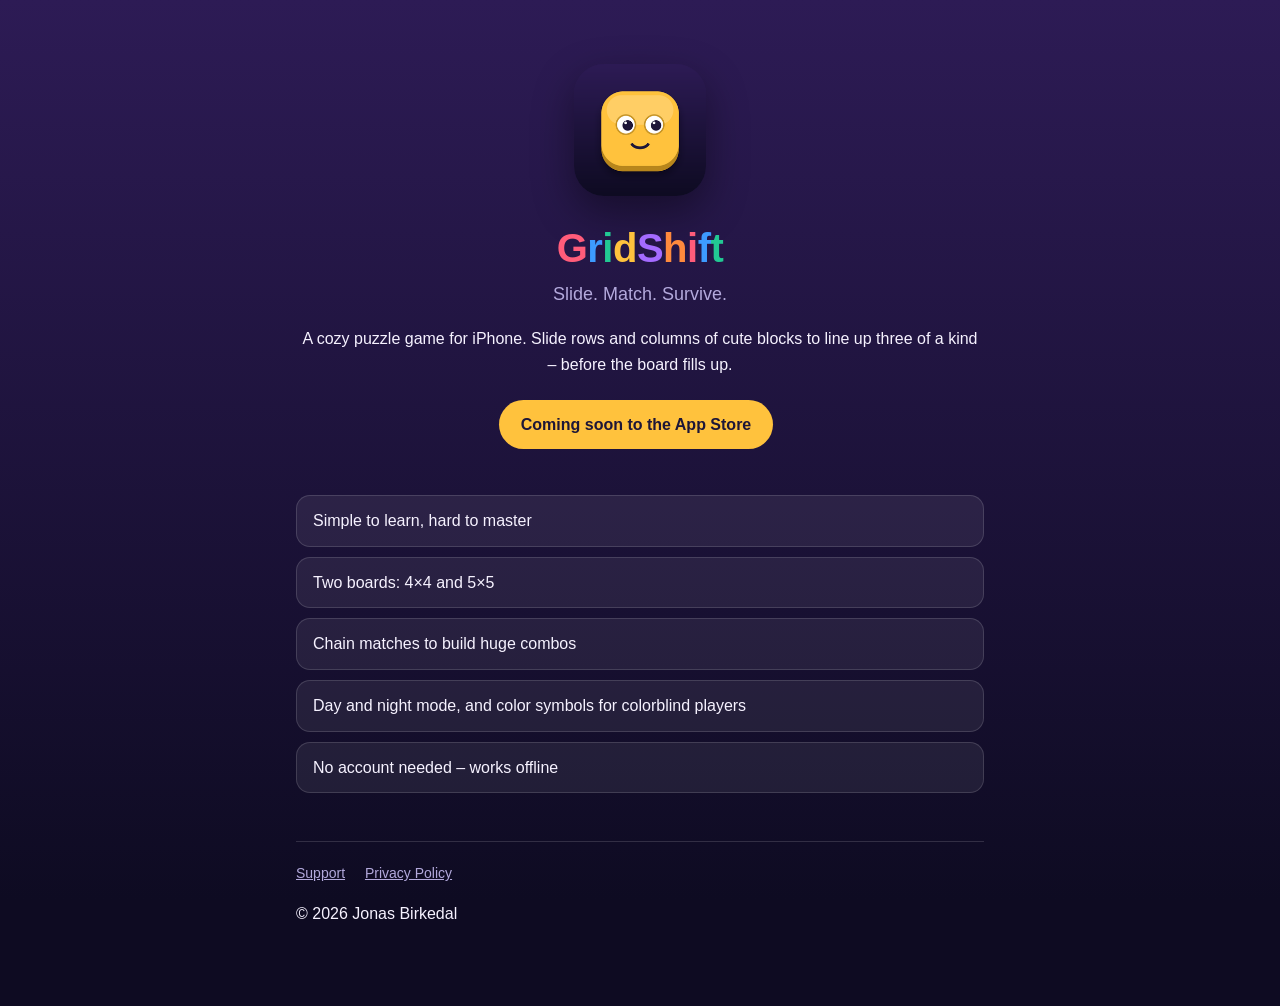
<file: index.html>
<!doctype html>
<html lang="en">
<head>
  <meta charset="utf-8">
  <meta name="viewport" content="width=device-width, initial-scale=1">
  <title>GridShift – Slide. Match. Survive.</title>
  <meta name="description" content="GridShift is a cozy puzzle game for iPhone. Slide rows of cute blocks to make matches before the board fills up.">
  <link rel="icon" href="icon.png">
  <link rel="stylesheet" href="style.css">
</head>
<body>
  <div class="wrap">
    <section class="hero">
      <img src="icon.png" alt="GridShift app icon">
      <h1 class="logo"><span>G</span><span>r</span><span>i</span><span>d</span><span>S</span><span>h</span><span>i</span><span>f</span><span>t</span></h1>
      <p class="lead">Slide. Match. Survive.</p>
      <p>A cozy puzzle game for iPhone. Slide rows and columns of cute blocks to line up three of a kind – before the board fills up.</p>
      <p><a class="button" href="#">Coming soon to the App Store</a></p>
    </section>

    <ul class="features">
      <li>Simple to learn, hard to master</li>
      <li>Two boards: 4×4 and 5×5</li>
      <li>Chain matches to build huge combos</li>
      <li>Day and night mode, and color symbols for colorblind players</li>
      <li>No account needed – works offline</li>
    </ul>

    <footer>
      <a href="support.html">Support</a>
      <a href="privacy.html">Privacy Policy</a>
      <p>© 2026 Jonas Birkedal</p>
    </footer>
  </div>
</body>
</html>
</file>
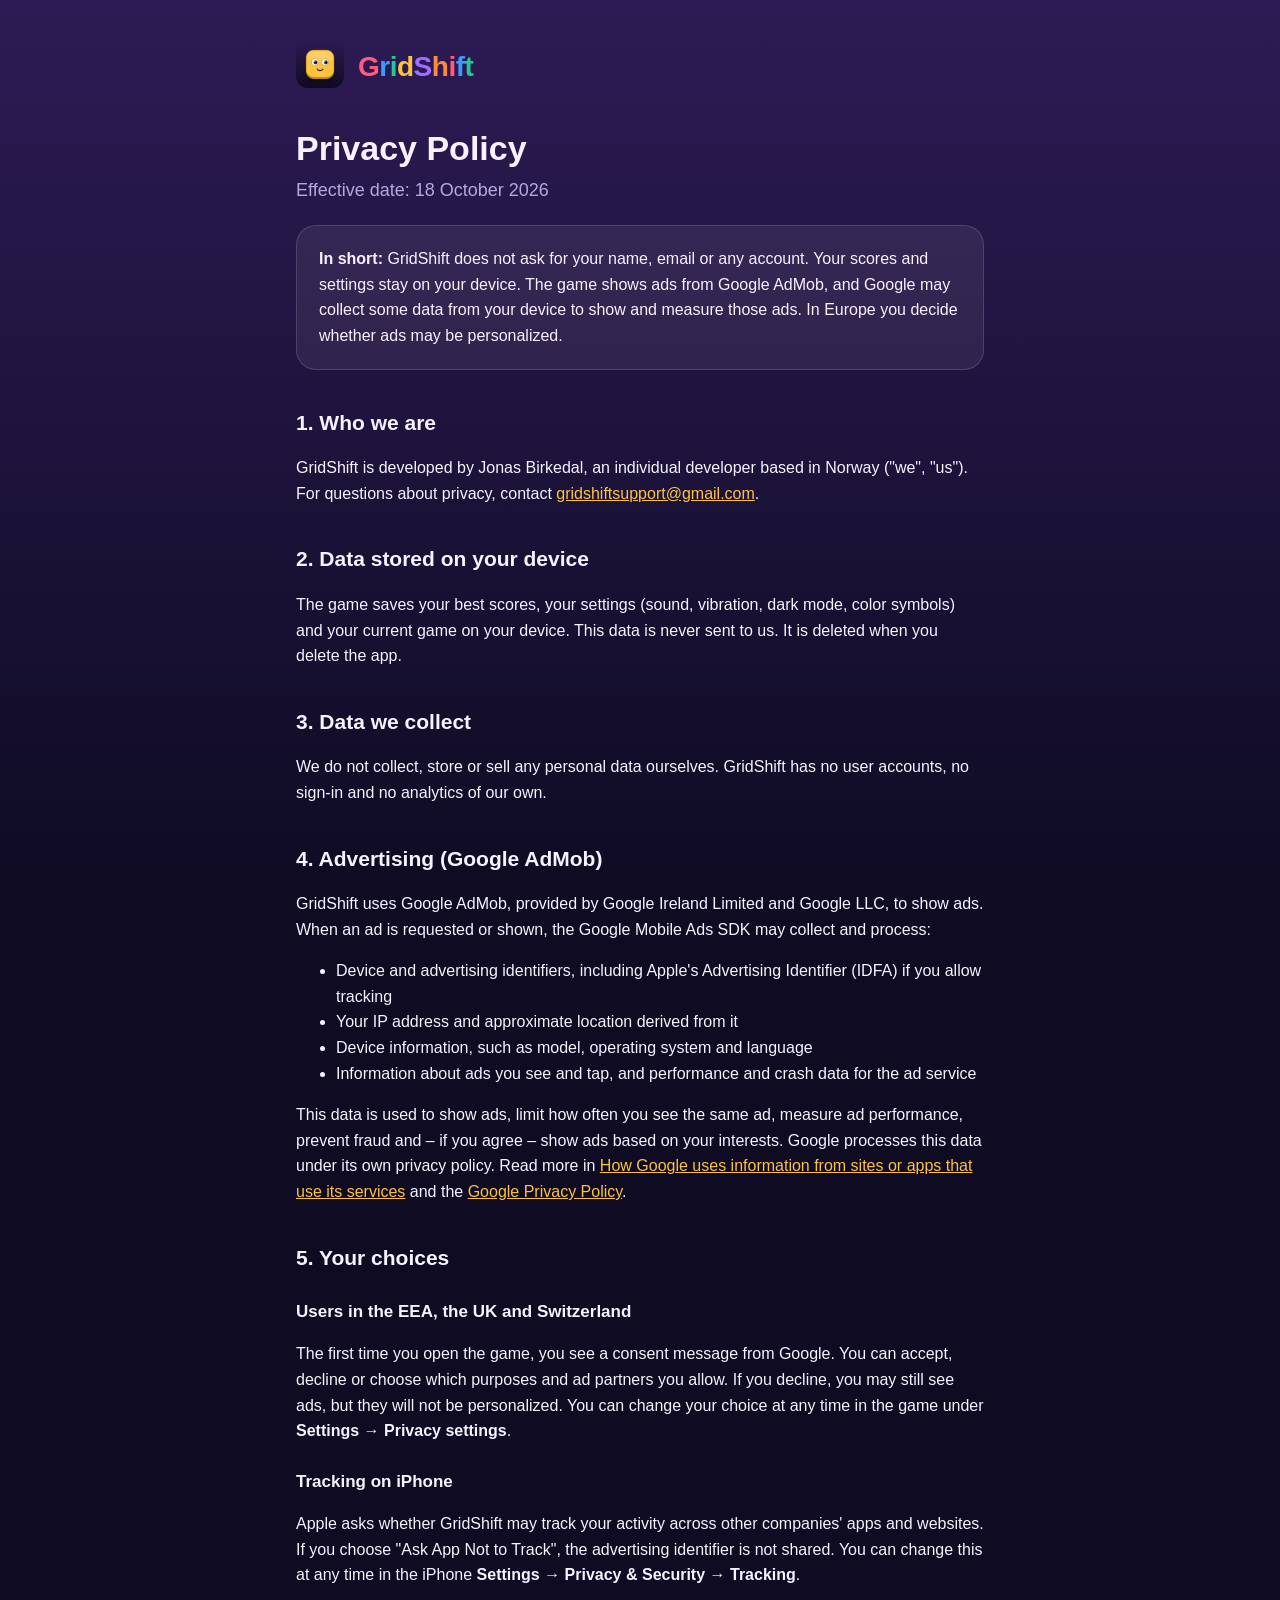
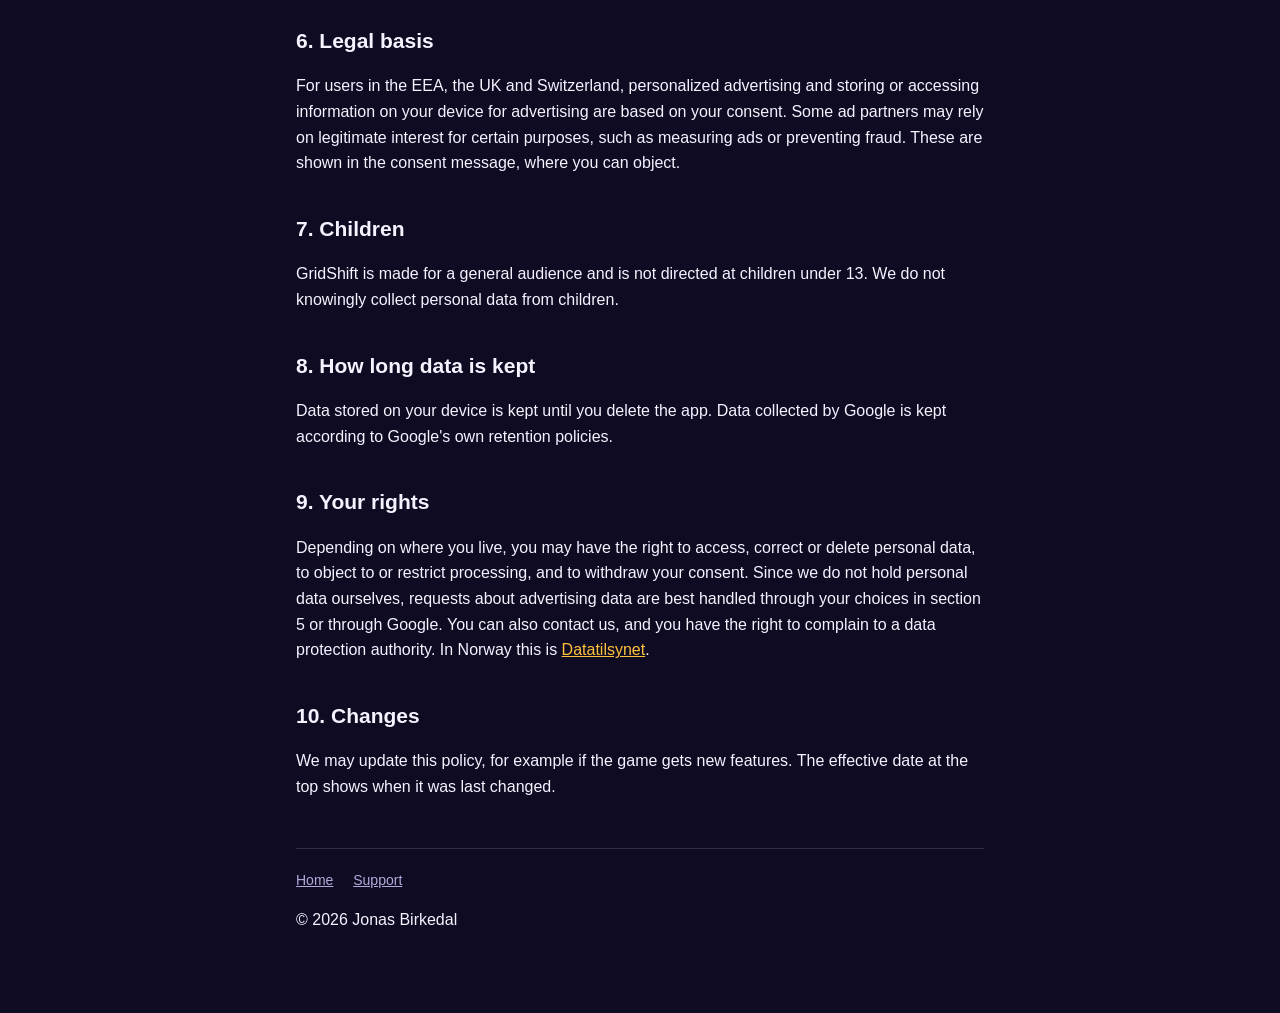
<file: privacy.html>
<!doctype html>
<html lang="en">
<head>
  <meta charset="utf-8">
  <meta name="viewport" content="width=device-width, initial-scale=1">
  <title>GridShift Privacy Policy</title>
  <link rel="icon" href="icon.png">
  <link rel="stylesheet" href="style.css">
</head>
<body>
  <div class="wrap">
    <header class="site">
      <a href="index.html"><img src="icon.png" alt="GridShift"></a>
      <a href="index.html" class="logo"><span>G</span><span>r</span><span>i</span><span>d</span><span>S</span><span>h</span><span>i</span><span>f</span><span>t</span></a>
    </header>

    <h1>Privacy Policy</h1>
    <p class="lead">Effective date: 18 October 2026</p>

    <div class="card">
      <p style="margin:0"><strong>In short:</strong> GridShift does not ask for your name, email or any account. Your scores and settings stay on your device. The game shows ads from Google AdMob, and Google may collect some data from your device to show and measure those ads. In Europe you decide whether ads may be personalized.</p>
    </div>

    <h2>1. Who we are</h2>
    <p>GridShift is developed by Jonas Birkedal, an individual developer based in Norway ("we", "us"). For questions about privacy, contact <a href="mailto:gridshiftsupport@gmail.com">gridshiftsupport@gmail.com</a>.</p>

    <h2>2. Data stored on your device</h2>
    <p>The game saves your best scores, your settings (sound, vibration, dark mode, color symbols) and your current game on your device. This data is never sent to us. It is deleted when you delete the app.</p>

    <h2>3. Data we collect</h2>
    <p>We do not collect, store or sell any personal data ourselves. GridShift has no user accounts, no sign-in and no analytics of our own.</p>

    <h2>4. Advertising (Google AdMob)</h2>
    <p>GridShift uses Google AdMob, provided by Google Ireland Limited and Google LLC, to show ads. When an ad is requested or shown, the Google Mobile Ads SDK may collect and process:</p>
    <ul>
      <li>Device and advertising identifiers, including Apple's Advertising Identifier (IDFA) if you allow tracking</li>
      <li>Your IP address and approximate location derived from it</li>
      <li>Device information, such as model, operating system and language</li>
      <li>Information about ads you see and tap, and performance and crash data for the ad service</li>
    </ul>
    <p>This data is used to show ads, limit how often you see the same ad, measure ad performance, prevent fraud and – if you agree – show ads based on your interests. Google processes this data under its own privacy policy. Read more in <a href="https://policies.google.com/technologies/partner-sites" target="_blank" rel="noopener">How Google uses information from sites or apps that use its services</a> and the <a href="https://policies.google.com/privacy" target="_blank" rel="noopener">Google Privacy Policy</a>.</p>

    <h2>5. Your choices</h2>
    <h3>Users in the EEA, the UK and Switzerland</h3>
    <p>The first time you open the game, you see a consent message from Google. You can accept, decline or choose which purposes and ad partners you allow. If you decline, you may still see ads, but they will not be personalized. You can change your choice at any time in the game under <strong>Settings → Privacy settings</strong>.</p>
    <h3>Tracking on iPhone</h3>
    <p>Apple asks whether GridShift may track your activity across other companies' apps and websites. If you choose "Ask App Not to Track", the advertising identifier is not shared. You can change this at any time in the iPhone <strong>Settings → Privacy &amp; Security → Tracking</strong>.</p>

    <h2>6. Legal basis</h2>
    <p>For users in the EEA, the UK and Switzerland, personalized advertising and storing or accessing information on your device for advertising are based on your consent. Some ad partners may rely on legitimate interest for certain purposes, such as measuring ads or preventing fraud. These are shown in the consent message, where you can object.</p>

    <h2>7. Children</h2>
    <p>GridShift is made for a general audience and is not directed at children under 13. We do not knowingly collect personal data from children.</p>

    <h2>8. How long data is kept</h2>
    <p>Data stored on your device is kept until you delete the app. Data collected by Google is kept according to Google's own retention policies.</p>

    <h2>9. Your rights</h2>
    <p>Depending on where you live, you may have the right to access, correct or delete personal data, to object to or restrict processing, and to withdraw your consent. Since we do not hold personal data ourselves, requests about advertising data are best handled through your choices in section 5 or through Google. You can also contact us, and you have the right to complain to a data protection authority. In Norway this is <a href="https://www.datatilsynet.no" target="_blank" rel="noopener">Datatilsynet</a>.</p>

    <h2>10. Changes</h2>
    <p>We may update this policy, for example if the game gets new features. The effective date at the top shows when it was last changed.</p>

    <footer>
      <a href="index.html">Home</a>
      <a href="support.html">Support</a>
      <p>© 2026 Jonas Birkedal</p>
    </footer>
  </div>
</body>
</html>
</file>
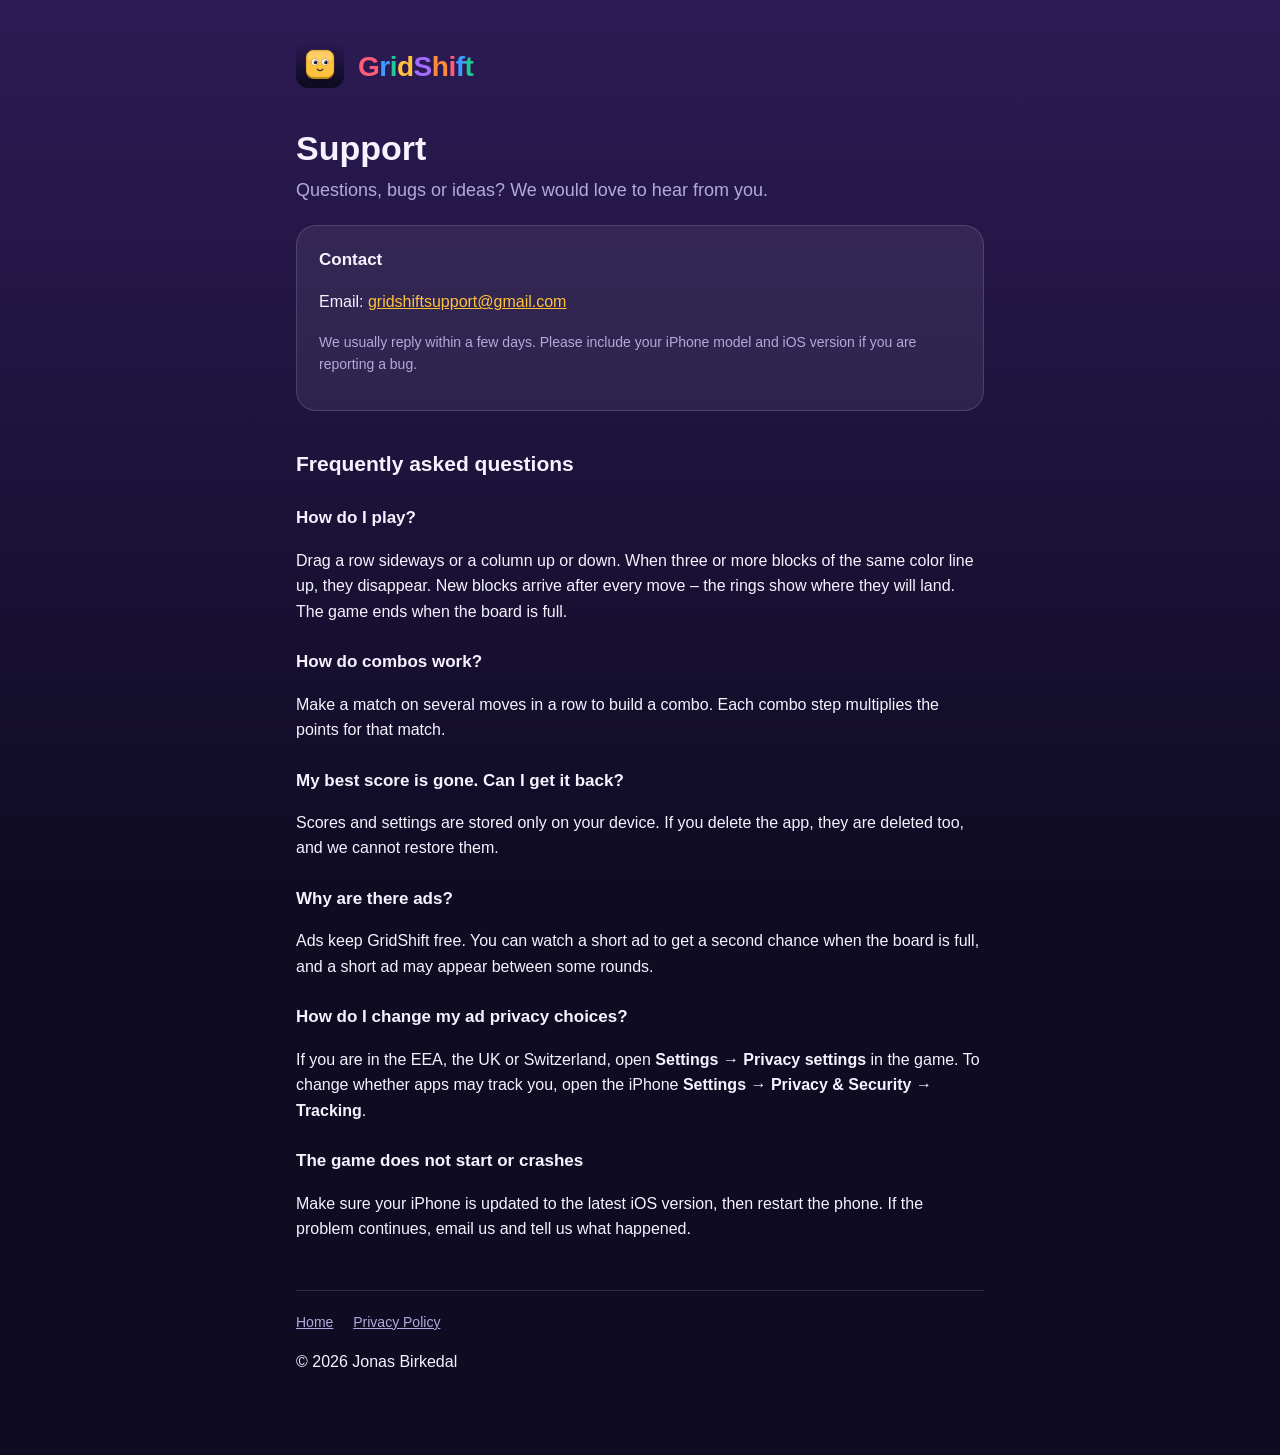
<file: support.html>
<!doctype html>
<html lang="en">
<head>
  <meta charset="utf-8">
  <meta name="viewport" content="width=device-width, initial-scale=1">
  <title>GridShift Support</title>
  <link rel="icon" href="icon.png">
  <link rel="stylesheet" href="style.css">
</head>
<body>
  <div class="wrap">
    <header class="site">
      <a href="index.html"><img src="icon.png" alt="GridShift"></a>
      <a href="index.html" class="logo"><span>G</span><span>r</span><span>i</span><span>d</span><span>S</span><span>h</span><span>i</span><span>f</span><span>t</span></a>
    </header>

    <h1>Support</h1>
    <p class="lead">Questions, bugs or ideas? We would love to hear from you.</p>

    <div class="card">
      <h3 style="margin-top:0">Contact</h3>
      <p>Email: <a href="mailto:gridshiftsupport@gmail.com">gridshiftsupport@gmail.com</a></p>
      <p class="muted">We usually reply within a few days. Please include your iPhone model and iOS version if you are reporting a bug.</p>
    </div>

    <h2>Frequently asked questions</h2>

    <h3>How do I play?</h3>
    <p>Drag a row sideways or a column up or down. When three or more blocks of the same color line up, they disappear. New blocks arrive after every move – the rings show where they will land. The game ends when the board is full.</p>

    <h3>How do combos work?</h3>
    <p>Make a match on several moves in a row to build a combo. Each combo step multiplies the points for that match.</p>

    <h3>My best score is gone. Can I get it back?</h3>
    <p>Scores and settings are stored only on your device. If you delete the app, they are deleted too, and we cannot restore them.</p>

    <h3>Why are there ads?</h3>
    <p>Ads keep GridShift free. You can watch a short ad to get a second chance when the board is full, and a short ad may appear between some rounds.</p>

    <h3>How do I change my ad privacy choices?</h3>
    <p>If you are in the EEA, the UK or Switzerland, open <strong>Settings → Privacy settings</strong> in the game. To change whether apps may track you, open the iPhone <strong>Settings → Privacy &amp; Security → Tracking</strong>.</p>

    <h3>The game does not start or crashes</h3>
    <p>Make sure your iPhone is updated to the latest iOS version, then restart the phone. If the problem continues, email us and tell us what happened.</p>

    <footer>
      <a href="index.html">Home</a>
      <a href="privacy.html">Privacy Policy</a>
      <p>© 2026 Jonas Birkedal</p>
    </footer>
  </div>
</body>
</html>
</file>
<file: style.css>
:root {
  --bg-top: #2d1b55;
  --bg-bottom: #0e0b22;
  --card: rgba(255, 255, 255, 0.07);
  --card-border: rgba(255, 255, 255, 0.14);
  --text: #f6f2ff;
  --subtle: #b3a9dc;
  --accent: #ffc23d;
  --ink: #1d1638;
  --red: #ff5c7a;
  --blue: #3d9bff;
  --green: #22c993;
  --purple: #a46bff;
}

* { box-sizing: border-box; }

html { background: var(--bg-bottom); }

body {
  margin: 0;
  min-height: 100vh;
  font-family: ui-rounded, "SF Pro Rounded", -apple-system, BlinkMacSystemFont, "Segoe UI", Inter, Roboto, sans-serif;
  color: var(--text);
  background: linear-gradient(180deg, var(--bg-top) 0%, var(--bg-bottom) 100%) fixed;
  line-height: 1.6;
  -webkit-font-smoothing: antialiased;
}

.wrap {
  max-width: 720px;
  margin: 0 auto;
  padding: 40px 16px 64px;
}

header.site {
  display: flex;
  align-items: center;
  gap: 14px;
  margin-bottom: 32px;
}

header.site img {
  width: 48px;
  height: 48px;
  border-radius: 12px;
}

header.site a { text-decoration: none; }

.logo {
  font-size: 28px;
  font-weight: 800;
  letter-spacing: -0.5px;
}
.logo span:nth-child(9n+1) { color: var(--red); }
.logo span:nth-child(9n+2) { color: var(--blue); }
.logo span:nth-child(9n+3) { color: var(--green); }
.logo span:nth-child(9n+4) { color: var(--accent); }
.logo span:nth-child(9n+5) { color: var(--purple); }
.logo span:nth-child(9n+6) { color: #ff8a3d; }
.logo span:nth-child(9n+7) { color: var(--red); }
.logo span:nth-child(9n+8) { color: var(--blue); }
.logo span:nth-child(9n+9) { color: var(--green); }

h1 { font-size: 34px; line-height: 1.2; margin: 0 0 8px; }
h2 { font-size: 21px; margin: 36px 0 8px; }
h3 { font-size: 17px; margin: 24px 0 4px; }
p, li { color: var(--text); font-size: 16px; }
.lead { color: var(--subtle); font-size: 18px; margin-top: 0; }
.muted { color: var(--subtle); font-size: 14px; }

a { color: var(--accent); }

.card {
  background: var(--card);
  border: 1px solid var(--card-border);
  border-radius: 20px;
  padding: 20px 22px;
  margin: 20px 0;
}

.button {
  display: inline-block;
  background: var(--accent);
  color: var(--ink);
  font-weight: 700;
  text-decoration: none;
  padding: 12px 22px;
  border-radius: 999px;
  margin: 6px 8px 6px 0;
}
.button.ghost {
  background: rgba(255, 255, 255, 0.1);
  color: var(--text);
}

.hero {
  text-align: center;
  padding: 24px 0 8px;
}
.hero img {
  width: 132px;
  height: 132px;
  border-radius: 30px;
  box-shadow: 0 16px 40px rgba(0, 0, 0, 0.4);
}
.hero h1 { margin-top: 20px; font-size: 40px; }

.features {
  list-style: none;
  padding: 0;
  display: grid;
  gap: 10px;
}
.features li {
  background: var(--card);
  border: 1px solid var(--card-border);
  border-radius: 14px;
  padding: 12px 16px;
}

footer {
  margin-top: 48px;
  padding-top: 20px;
  border-top: 1px solid var(--card-border);
  color: var(--subtle);
  font-size: 14px;
}
footer a { color: var(--subtle); margin-right: 16px; }
</file>
